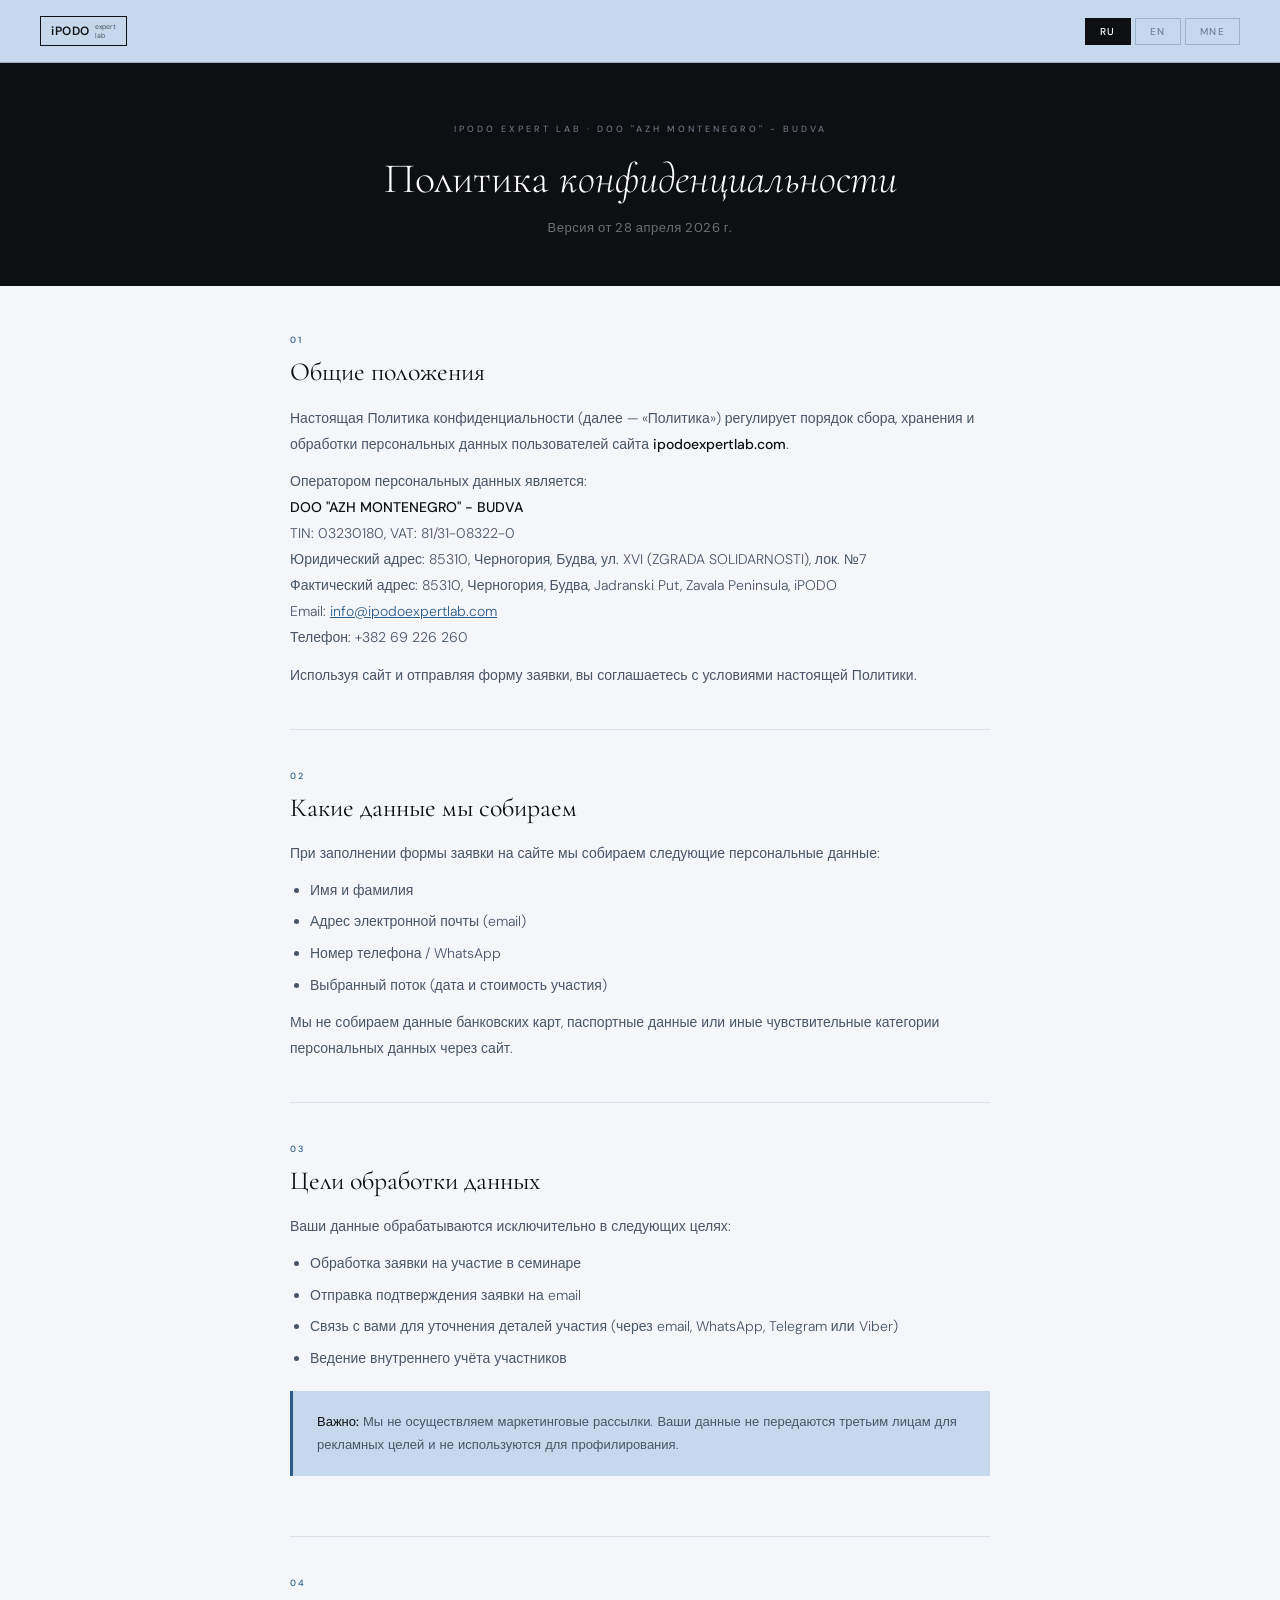
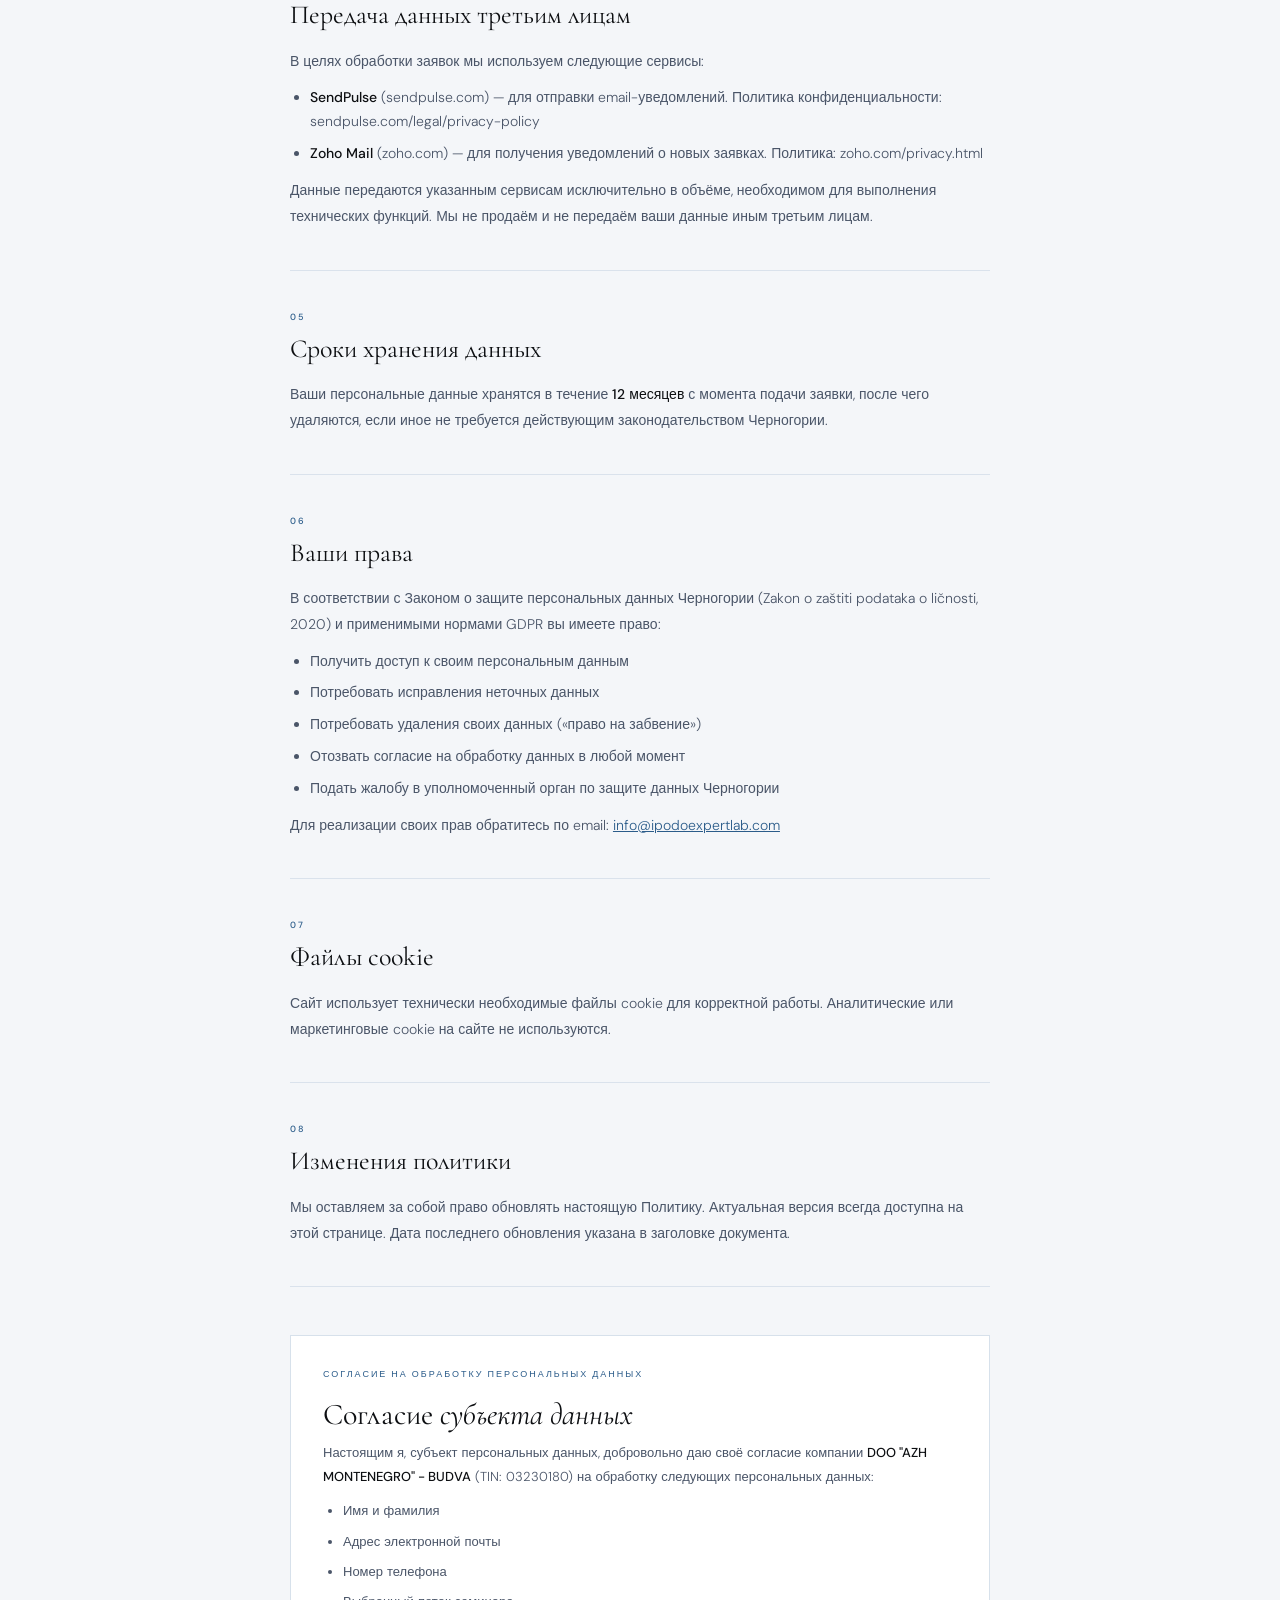
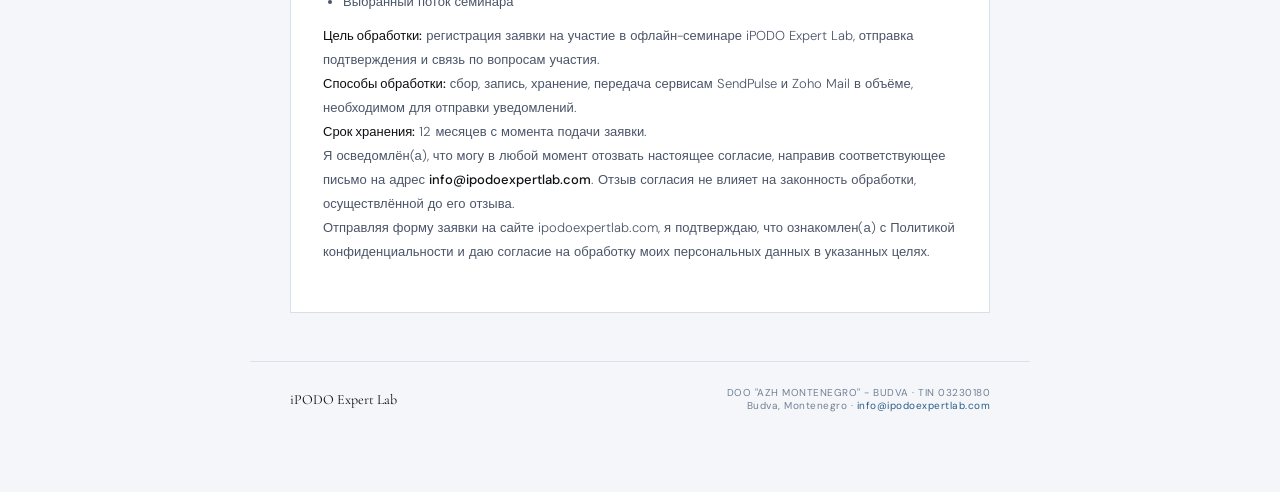
<file: privacy-policy.html>
<!DOCTYPE html>
<html lang="ru">
<head>
<meta charset="UTF-8">
<meta name="viewport" content="width=device-width, initial-scale=1.0">
<title>Политика конфиденциальности · iPODO Expert Lab</title>
<link href="https://fonts.googleapis.com/css2?family=Cormorant+Garamond:ital,wght@0,300;0,400;0,600;1,300;1,400&family=DM+Sans:opsz,wght@9..40,300;9..40,400;9..40,500;9..40,600&display=swap" rel="stylesheet">
<style>
:root {
  --bg: #f4f6f9;
  --white: #ffffff;
  --dark: #0D0F12;
  --mid: #4A5568;
  --light: #718096;
  --line: #9BB4CC;
  --accent: #2B5C8A;
  --blue-bg: #C8D8EC;
}
* { margin: 0; padding: 0; box-sizing: border-box; }
body {
  font-family: 'DM Sans', sans-serif;
  background: var(--bg);
  color: var(--dark);
  padding: 0 0 80px;
}

/* HEADER */
.header {
  background: var(--blue-bg);
  border-bottom: 1px solid var(--line);
  padding: 16px 40px;
  display: flex;
  align-items: center;
  justify-content: space-between;
  position: sticky;
  top: 0;
  z-index: 100;
}
.logo-box {
  border: 1.5px solid var(--dark);
  display: inline-flex;
  align-items: center;
  gap: 5px;
  padding: 5px 10px;
  text-decoration: none;
}
.l-ipodo { font-size: 12px; font-weight: 600; color: var(--dark); letter-spacing: .5px; }
.l-sub { font-size: 7px; color: var(--mid); line-height: 1.3; }

/* LANGUAGE SWITCHER */
.lang-switch {
  display: flex;
  gap: 4px;
}
.lang-btn {
  padding: 6px 14px;
  font-family: 'DM Sans', sans-serif;
  font-size: 10px;
  font-weight: 500;
  letter-spacing: 1.5px;
  text-transform: uppercase;
  border: 1px solid var(--line);
  background: transparent;
  color: var(--light);
  cursor: pointer;
  transition: all .2s;
}
.lang-btn.active {
  background: var(--dark);
  color: #fff;
  border-color: var(--dark);
}
.lang-btn:hover:not(.active) {
  border-color: var(--dark);
  color: var(--dark);
}

/* HERO */
.hero {
  background: var(--dark);
  padding: 60px 40px 50px;
  text-align: center;
}
.hero-label {
  font-size: 9px;
  font-weight: 500;
  letter-spacing: 3px;
  text-transform: uppercase;
  color: rgba(200,216,236,0.5);
  margin-bottom: 20px;
}
.hero-title {
  font-family: 'Cormorant Garamond', serif;
  font-size: 42px;
  font-weight: 300;
  color: #fff;
  line-height: 1.15;
  margin-bottom: 16px;
}
.hero-title em { font-style: italic; }
.hero-sub {
  font-size: 13px;
  color: rgba(255,255,255,0.4);
  letter-spacing: .5px;
}

/* CONTENT */
.content {
  max-width: 780px;
  margin: 0 auto;
  padding: 48px 40px;
}

.doc-section {
  margin-bottom: 40px;
  padding-bottom: 40px;
  border-bottom: 1px solid rgba(155,180,204,0.3);
}
.doc-section:last-child {
  border-bottom: none;
  margin-bottom: 0;
}

.section-num {
  font-size: 9px;
  font-weight: 500;
  letter-spacing: 2px;
  text-transform: uppercase;
  color: var(--accent);
  margin-bottom: 10px;
}
.section-title {
  font-family: 'Cormorant Garamond', serif;
  font-size: 26px;
  font-weight: 400;
  color: var(--dark);
  margin-bottom: 18px;
  line-height: 1.2;
}
.section-body {
  font-size: 14px;
  font-weight: 300;
  color: var(--mid);
  line-height: 1.85;
}
.section-body p { margin-bottom: 12px; }
.section-body p:last-child { margin-bottom: 0; }
.section-body strong { color: var(--dark); font-weight: 500; }
.section-body ul {
  margin: 12px 0 12px 20px;
  display: flex;
  flex-direction: column;
  gap: 8px;
}
.section-body ul li { line-height: 1.7; }

/* INFO BOX */
.info-box {
  background: var(--blue-bg);
  border-left: 3px solid var(--accent);
  padding: 20px 24px;
  margin: 20px 0;
  font-size: 13px;
  color: var(--mid);
  line-height: 1.75;
}
.info-box strong { color: var(--dark); font-weight: 500; }

/* CONSENT SECTION */
.consent-block {
  background: var(--white);
  border: 1px solid rgba(155,180,204,0.4);
  padding: 32px;
  margin-top: 48px;
}
.consent-title {
  font-family: 'Cormorant Garamond', serif;
  font-size: 30px;
  font-weight: 400;
  color: var(--dark);
  margin-bottom: 8px;
}
.consent-title em { font-style: italic; }
.consent-label {
  font-size: 9px;
  font-weight: 500;
  letter-spacing: 2px;
  text-transform: uppercase;
  color: var(--accent);
  margin-bottom: 16px;
}
.consent-body {
  font-size: 13px;
  font-weight: 300;
  color: var(--mid);
  line-height: 1.85;
  margin-bottom: 16px;
}
.consent-body strong { color: var(--dark); font-weight: 500; }
.consent-body ul {
  margin: 10px 0 10px 20px;
  display: flex;
  flex-direction: column;
  gap: 6px;
}

/* FOOTER */
.doc-footer {
  max-width: 780px;
  margin: 0 auto;
  padding: 0 40px;
  display: flex;
  align-items: center;
  justify-content: space-between;
  border-top: 1px solid rgba(155,180,204,0.3);
  padding-top: 24px;
  margin-top: 0;
}
.df-brand {
  font-family: 'Cormorant Garamond', serif;
  font-size: 14px;
  color: var(--dark);
}
.df-meta {
  font-size: 10px;
  color: var(--light);
  letter-spacing: .5px;
  text-align: right;
}

/* LANG CONTENT */
.lang-content { display: none; }
.lang-content.active { display: block; }

@media (max-width: 600px) {
  .header { padding: 14px 20px; }
  .hero { padding: 40px 20px 36px; }
  .hero-title { font-size: 30px; }
  .content { padding: 32px 20px; }
  .doc-footer { padding: 20px 20px 0; flex-direction: column; gap: 12px; text-align: center; }
  .df-meta { text-align: center; }
}
</style>
</head>
<body>

<!-- HEADER -->
<div class="header">
  <a href="https://ipodoexpertlab.com" class="logo-box" style="text-decoration:none;">
    <span class="l-ipodo">iPODO</span>
    <span class="l-sub">expert<br>lab</span>
  </a>
  <div class="lang-switch">
    <button class="lang-btn active" onclick="setLang('ru')">RU</button>
    <button class="lang-btn" onclick="setLang('en')">EN</button>
    <button class="lang-btn" onclick="setLang('me')">MNE</button>
  </div>
</div>

<!-- HERO -->
<div class="hero">
  <div class="hero-label">iPODO Expert Lab · DOO "AZH MONTENEGRO" - BUDVA</div>
  <div class="hero-title" id="hero-title">Политика <em>конфиденциальности</em></div>
  <div class="hero-sub" id="hero-sub">Версия от 28 апреля 2026 г.</div>
</div>

<!-- ═══════════════════════════════ RUSSIAN ═══════════════════════════════ -->
<div class="lang-content active" id="lang-ru">
<div class="content">

  <div class="doc-section">
    <div class="section-num">01</div>
    <div class="section-title">Общие положения</div>
    <div class="section-body">
      <p>Настоящая Политика конфиденциальности (далее — «Политика») регулирует порядок сбора, хранения и обработки персональных данных пользователей сайта <strong>ipodoexpertlab.com</strong>.</p>
      <p>Оператором персональных данных является:<br>
        <strong>DOO "AZH MONTENEGRO" - BUDVA</strong><br>
        TIN: 03230180, VAT: 81/31-08322-0<br>
        Юридический адрес: 85310, Черногория, Будва, ул. XVI (ZGRADA SOLIDARNOSTI), лок. №7<br>
        Фактический адрес: 85310, Черногория, Будва, Jadranski Put, Zavala Peninsula, iPODO<br>
        Email: <a href="mailto:info@ipodoexpertlab.com" style="color:var(--accent);">info@ipodoexpertlab.com</a><br>
        Телефон: +382 69 226 260
      </p>
      <p>Используя сайт и отправляя форму заявки, вы соглашаетесь с условиями настоящей Политики.</p>
    </div>
  </div>

  <div class="doc-section">
    <div class="section-num">02</div>
    <div class="section-title">Какие данные мы собираем</div>
    <div class="section-body">
      <p>При заполнении формы заявки на сайте мы собираем следующие персональные данные:</p>
      <ul>
        <li>Имя и фамилия</li>
        <li>Адрес электронной почты (email)</li>
        <li>Номер телефона / WhatsApp</li>
        <li>Выбранный поток (дата и стоимость участия)</li>
      </ul>
      <p>Мы не собираем данные банковских карт, паспортные данные или иные чувствительные категории персональных данных через сайт.</p>
    </div>
  </div>

  <div class="doc-section">
    <div class="section-num">03</div>
    <div class="section-title">Цели обработки данных</div>
    <div class="section-body">
      <p>Ваши данные обрабатываются исключительно в следующих целях:</p>
      <ul>
        <li>Обработка заявки на участие в семинаре</li>
        <li>Отправка подтверждения заявки на email</li>
        <li>Связь с вами для уточнения деталей участия (через email, WhatsApp, Telegram или Viber)</li>
        <li>Ведение внутреннего учёта участников</li>
      </ul>
      <div class="info-box">
        <strong>Важно:</strong> Мы не осуществляем маркетинговые рассылки. Ваши данные не передаются третьим лицам для рекламных целей и не используются для профилирования.
      </div>
    </div>
  </div>

  <div class="doc-section">
    <div class="section-num">04</div>
    <div class="section-title">Передача данных третьим лицам</div>
    <div class="section-body">
      <p>В целях обработки заявок мы используем следующие сервисы:</p>
      <ul>
        <li><strong>SendPulse</strong> (sendpulse.com) — для отправки email-уведомлений. Политика конфиденциальности: sendpulse.com/legal/privacy-policy</li>
        <li><strong>Zoho Mail</strong> (zoho.com) — для получения уведомлений о новых заявках. Политика: zoho.com/privacy.html</li>
      </ul>
      <p>Данные передаются указанным сервисам исключительно в объёме, необходимом для выполнения технических функций. Мы не продаём и не передаём ваши данные иным третьим лицам.</p>
    </div>
  </div>

  <div class="doc-section">
    <div class="section-num">05</div>
    <div class="section-title">Сроки хранения данных</div>
    <div class="section-body">
      <p>Ваши персональные данные хранятся в течение <strong>12 месяцев</strong> с момента подачи заявки, после чего удаляются, если иное не требуется действующим законодательством Черногории.</p>
    </div>
  </div>

  <div class="doc-section">
    <div class="section-num">06</div>
    <div class="section-title">Ваши права</div>
    <div class="section-body">
      <p>В соответствии с Законом о защите персональных данных Черногории (Zakon o zaštiti podataka o ličnosti, 2020) и применимыми нормами GDPR вы имеете право:</p>
      <ul>
        <li>Получить доступ к своим персональным данным</li>
        <li>Потребовать исправления неточных данных</li>
        <li>Потребовать удаления своих данных («право на забвение»)</li>
        <li>Отозвать согласие на обработку данных в любой момент</li>
        <li>Подать жалобу в уполномоченный орган по защите данных Черногории</li>
      </ul>
      <p>Для реализации своих прав обратитесь по email: <a href="mailto:info@ipodoexpertlab.com" style="color:var(--accent);">info@ipodoexpertlab.com</a></p>
    </div>
  </div>

  <div class="doc-section">
    <div class="section-num">07</div>
    <div class="section-title">Файлы cookie</div>
    <div class="section-body">
      <p>Сайт использует технически необходимые файлы cookie для корректной работы. Аналитические или маркетинговые cookie на сайте не используются.</p>
    </div>
  </div>

  <div class="doc-section">
    <div class="section-num">08</div>
    <div class="section-title">Изменения политики</div>
    <div class="section-body">
      <p>Мы оставляем за собой право обновлять настоящую Политику. Актуальная версия всегда доступна на этой странице. Дата последнего обновления указана в заголовке документа.</p>
    </div>
  </div>

  <!-- CONSENT BLOCK -->
  <div class="consent-block">
    <div class="consent-label">Согласие на обработку персональных данных</div>
    <div class="consent-title">Согласие <em>субъекта данных</em></div>
    <div class="consent-body">
      <p>Настоящим я, субъект персональных данных, добровольно даю своё согласие компании <strong>DOO "AZH MONTENEGRO" - BUDVA</strong> (TIN: 03230180) на обработку следующих персональных данных:</p>
      <ul>
        <li>Имя и фамилия</li>
        <li>Адрес электронной почты</li>
        <li>Номер телефона</li>
        <li>Выбранный поток семинара</li>
      </ul>
      <p><strong>Цель обработки:</strong> регистрация заявки на участие в офлайн-семинаре iPODO Expert Lab, отправка подтверждения и связь по вопросам участия.</p>
      <p><strong>Способы обработки:</strong> сбор, запись, хранение, передача сервисам SendPulse и Zoho Mail в объёме, необходимом для отправки уведомлений.</p>
      <p><strong>Срок хранения:</strong> 12 месяцев с момента подачи заявки.</p>
      <p>Я осведомлён(а), что могу в любой момент отозвать настоящее согласие, направив соответствующее письмо на адрес <strong>info@ipodoexpertlab.com</strong>. Отзыв согласия не влияет на законность обработки, осуществлённой до его отзыва.</p>
      <p>Отправляя форму заявки на сайте ipodoexpertlab.com, я подтверждаю, что ознакомлен(а) с Политикой конфиденциальности и даю согласие на обработку моих персональных данных в указанных целях.</p>
    </div>
  </div>

</div>
</div>

<!-- ═══════════════════════════════ ENGLISH ═══════════════════════════════ -->
<div class="lang-content" id="lang-en">
<div class="content">

  <div class="doc-section">
    <div class="section-num">01</div>
    <div class="section-title">General Provisions</div>
    <div class="section-body">
      <p>This Privacy Policy (hereinafter — "Policy") governs the collection, storage and processing of personal data of users of the website <strong>ipodoexpertlab.com</strong>.</p>
      <p>The data controller is:<br>
        <strong>DOO "AZH MONTENEGRO" - BUDVA</strong><br>
        TIN: 03230180, VAT: 81/31-08322-0<br>
        Legal address: 85310, Montenegro, Budva, st. XVI (ZGRADA SOLIDARNOSTI), local №7<br>
        Actual address: 85310, Montenegro, Budva, Jadranski Put, Zavala Peninsula, iPODO<br>
        Email: <a href="mailto:info@ipodoexpertlab.com" style="color:var(--accent);">info@ipodoexpertlab.com</a><br>
        Phone: +382 69 226 260
      </p>
      <p>By using the website and submitting the application form, you agree to the terms of this Policy.</p>
    </div>
  </div>

  <div class="doc-section">
    <div class="section-num">02</div>
    <div class="section-title">What Data We Collect</div>
    <div class="section-body">
      <p>When filling out the application form on the website, we collect the following personal data:</p>
      <ul>
        <li>First and last name</li>
        <li>Email address</li>
        <li>Phone number / WhatsApp</li>
        <li>Selected seminar stream (date and participation fee)</li>
      </ul>
      <p>We do not collect bank card details, passport data or other sensitive categories of personal data through the website.</p>
    </div>
  </div>

  <div class="doc-section">
    <div class="section-num">03</div>
    <div class="section-title">Purposes of Data Processing</div>
    <div class="section-body">
      <p>Your data is processed exclusively for the following purposes:</p>
      <ul>
        <li>Processing your seminar registration request</li>
        <li>Sending a registration confirmation to your email</li>
        <li>Contacting you to confirm participation details (via email, WhatsApp, Telegram or Viber)</li>
        <li>Internal record-keeping of participants</li>
      </ul>
      <div class="info-box">
        <strong>Important:</strong> We do not conduct marketing campaigns. Your data is not shared with third parties for advertising purposes and is not used for profiling.
      </div>
    </div>
  </div>

  <div class="doc-section">
    <div class="section-num">04</div>
    <div class="section-title">Transfer of Data to Third Parties</div>
    <div class="section-body">
      <p>To process applications, we use the following services:</p>
      <ul>
        <li><strong>SendPulse</strong> (sendpulse.com) — for sending email notifications. Privacy Policy: sendpulse.com/legal/privacy-policy</li>
        <li><strong>Zoho Mail</strong> (zoho.com) — for receiving notifications about new applications. Privacy Policy: zoho.com/privacy.html</li>
      </ul>
      <p>Data is transferred to these services only to the extent necessary to perform their technical functions. We do not sell or transfer your data to any other third parties.</p>
    </div>
  </div>

  <div class="doc-section">
    <div class="section-num">05</div>
    <div class="section-title">Data Retention Period</div>
    <div class="section-body">
      <p>Your personal data is stored for <strong>12 months</strong> from the date of submission, after which it is deleted, unless otherwise required by applicable Montenegrin law.</p>
    </div>
  </div>

  <div class="doc-section">
    <div class="section-num">06</div>
    <div class="section-title">Your Rights</div>
    <div class="section-body">
      <p>In accordance with Montenegro's Law on Personal Data Protection (Zakon o zaštiti podataka o ličnosti, 2020) and applicable GDPR provisions, you have the right to:</p>
      <ul>
        <li>Access your personal data</li>
        <li>Request correction of inaccurate data</li>
        <li>Request deletion of your data ("right to be forgotten")</li>
        <li>Withdraw your consent to data processing at any time</li>
        <li>Lodge a complaint with Montenegro's data protection authority</li>
      </ul>
      <p>To exercise your rights, contact us at: <a href="mailto:info@ipodoexpertlab.com" style="color:var(--accent);">info@ipodoexpertlab.com</a></p>
    </div>
  </div>

  <div class="doc-section">
    <div class="section-num">07</div>
    <div class="section-title">Cookies</div>
    <div class="section-body">
      <p>The website uses technically necessary cookies to ensure proper functionality. No analytical or marketing cookies are used on this website.</p>
    </div>
  </div>

  <div class="doc-section">
    <div class="section-num">08</div>
    <div class="section-title">Policy Updates</div>
    <div class="section-body">
      <p>We reserve the right to update this Policy. The current version is always available on this page. The date of the last update is indicated in the document header.</p>
    </div>
  </div>

  <!-- CONSENT BLOCK EN -->
  <div class="consent-block">
    <div class="consent-label">Consent to Personal Data Processing</div>
    <div class="consent-title">Data Subject <em>Consent</em></div>
    <div class="consent-body">
      <p>I, the data subject, hereby voluntarily give my consent to <strong>DOO "AZH MONTENEGRO" - BUDVA</strong> (TIN: 03230180) to process the following personal data:</p>
      <ul>
        <li>First and last name</li>
        <li>Email address</li>
        <li>Phone number</li>
        <li>Selected seminar stream</li>
      </ul>
      <p><strong>Purpose of processing:</strong> registration of an application to participate in the iPODO Expert Lab offline seminar, sending a confirmation and communicating on participation matters.</p>
      <p><strong>Processing methods:</strong> collection, recording, storage, transfer to SendPulse and Zoho Mail services to the extent necessary for sending notifications.</p>
      <p><strong>Retention period:</strong> 12 months from the date of application submission.</p>
      <p>I acknowledge that I may withdraw this consent at any time by sending a request to <strong>info@ipodoexpertlab.com</strong>. Withdrawal of consent does not affect the lawfulness of processing carried out prior to its withdrawal.</p>
      <p>By submitting the application form on ipodoexpertlab.com, I confirm that I have read the Privacy Policy and consent to the processing of my personal data for the stated purposes.</p>
    </div>
  </div>

</div>
</div>

<!-- ═══════════════════════════════ MONTENEGRIN ═══════════════════════════════ -->
<div class="lang-content" id="lang-me">
<div class="content">

  <div class="doc-section">
    <div class="section-num">01</div>
    <div class="section-title">Opšte odredbe</div>
    <div class="section-body">
      <p>Ova Politika privatnosti (u daljem tekstu — „Politika") uređuje način prikupljanja, čuvanja i obrade podataka o ličnosti korisnika sajta <strong>ipodoexpertlab.com</strong>.</p>
      <p>Rukovalac podacima o ličnosti je:<br>
        <strong>DOO "AZH MONTENEGRO" - BUDVA</strong><br>
        PIB: 03230180, PDV: 81/31-08322-0<br>
        Sjedište: 85310, Crna Gora, Budva, ul. XVI (ZGRADA SOLIDARNOSTI), lok. br. 7<br>
        Adresa poslovanja: 85310, Crna Gora, Budva, Jadranski Put, Poluostrvo Zavala, iPODO<br>
        E-mail: <a href="mailto:info@ipodoexpertlab.com" style="color:var(--accent);">info@ipodoexpertlab.com</a><br>
        Telefon: +382 69 226 260
      </p>
      <p>Korišćenjem sajta i slanjem obrasca za prijavu, pristajete na uslove ove Politike.</p>
    </div>
  </div>

  <div class="doc-section">
    <div class="section-num">02</div>
    <div class="section-title">Koje podatke prikupljamo</div>
    <div class="section-body">
      <p>Prilikom popunjavanja obrasca za prijavu na sajtu, prikupljamo sljedeće podatke o ličnosti:</p>
      <ul>
        <li>Ime i prezime</li>
        <li>Adresa elektronske pošte (e-mail)</li>
        <li>Broj telefona / WhatsApp</li>
        <li>Odabrani tok seminara (datum i iznos kotizacije)</li>
      </ul>
      <p>Ne prikupljamo podatke o bankovnim karticama, pasošu niti druge osjetljive kategorije podataka o ličnosti putem sajta.</p>
    </div>
  </div>

  <div class="doc-section">
    <div class="section-num">03</div>
    <div class="section-title">Svrhe obrade podataka</div>
    <div class="section-body">
      <p>Vaši podaci se obrađuju isključivo u sljedeće svrhe:</p>
      <ul>
        <li>Obrada prijave za učešće na seminaru</li>
        <li>Slanje potvrde prijave na e-mail adresu</li>
        <li>Kontaktiranje radi potvrde detalja učešća (putem e-maila, WhatsApp-a, Telegrama ili Vibera)</li>
        <li>Vođenje internih evidencija učesnika</li>
      </ul>
      <div class="info-box">
        <strong>Važno:</strong> Ne vršimo marketinške kampanje. Vaši podaci se ne dijele sa trećim licima u reklamne svrhe i ne koriste se za profilisanje.
      </div>
    </div>
  </div>

  <div class="doc-section">
    <div class="section-num">04</div>
    <div class="section-title">Prenos podataka trećim licima</div>
    <div class="section-body">
      <p>U svrhu obrade prijava koristimo sljedeće servise:</p>
      <ul>
        <li><strong>SendPulse</strong> (sendpulse.com) — za slanje e-mail obavještenja. Politika privatnosti: sendpulse.com/legal/privacy-policy</li>
        <li><strong>Zoho Mail</strong> (zoho.com) — za primanje obavještenja o novim prijavama. Politika: zoho.com/privacy.html</li>
      </ul>
      <p>Podaci se prenose navedenim servisima isključivo u obimu neophodnom za obavljanje tehničkih funkcija. Ne prodajemo niti prenosimo Vaše podatke drugim trećim licima.</p>
    </div>
  </div>

  <div class="doc-section">
    <div class="section-num">05</div>
    <div class="section-title">Rok čuvanja podataka</div>
    <div class="section-body">
      <p>Vaši podaci o ličnosti čuvaju se <strong>12 mjeseci</strong> od dana podnošenja prijave, nakon čega se brišu, ukoliko važeći propisi Crne Gore ne nalažu drugačije.</p>
    </div>
  </div>

  <div class="doc-section">
    <div class="section-num">06</div>
    <div class="section-title">Vaša prava</div>
    <div class="section-body">
      <p>U skladu sa Zakonom o zaštiti podataka o ličnosti Crne Gore (2020) i primjenjivim odredbama GDPR-a, imate pravo da:</p>
      <ul>
        <li>Pristupite svojim podacima o ličnosti</li>
        <li>Zahtijevate ispravku netačnih podataka</li>
        <li>Zahtijevate brisanje svojih podataka („pravo na zaborav")</li>
        <li>Opozovete saglasnost za obradu podataka u bilo kom trenutku</li>
        <li>Podnesete pritužbu nadležnom organu za zaštitu podataka Crne Gore</li>
      </ul>
      <p>Radi ostvarivanja svojih prava, obratite nam se na: <a href="mailto:info@ipodoexpertlab.com" style="color:var(--accent);">info@ipodoexpertlab.com</a></p>
    </div>
  </div>

  <div class="doc-section">
    <div class="section-num">07</div>
    <div class="section-title">Kolačići (cookies)</div>
    <div class="section-body">
      <p>Sajt koristi tehnički neophodne kolačiće za ispravno funkcionisanje. Na sajtu se ne koriste analitički niti marketinški kolačići.</p>
    </div>
  </div>

  <div class="doc-section">
    <div class="section-num">08</div>
    <div class="section-title">Izmjene politike</div>
    <div class="section-body">
      <p>Zadržavamo pravo da ažuriramo ovu Politiku. Aktuelna verzija je uvijek dostupna na ovoj stranici. Datum posljednjeg ažuriranja naveden je u zaglavlju dokumenta.</p>
    </div>
  </div>

  <!-- CONSENT BLOCK ME -->
  <div class="consent-block">
    <div class="consent-label">Saglasnost za obradu podataka o ličnosti</div>
    <div class="consent-title">Saglasnost <em>lica čiji se podaci obrađuju</em></div>
    <div class="consent-body">
      <p>Ovim putem, kao lice čiji se podaci obrađuju, dobrovoljno dajem saglasnost kompaniji <strong>DOO "AZH MONTENEGRO" - BUDVA</strong> (PIB: 03230180) za obradu sljedećih podataka o ličnosti:</p>
      <ul>
        <li>Ime i prezime</li>
        <li>Adresa elektronske pošte</li>
        <li>Broj telefona</li>
        <li>Odabrani tok seminara</li>
      </ul>
      <p><strong>Svrha obrade:</strong> registracija prijave za učešće na offline seminaru iPODO Expert Lab, slanje potvrde i komunikacija u vezi sa učešćem.</p>
      <p><strong>Načini obrade:</strong> prikupljanje, evidentiranje, čuvanje, prenos servisima SendPulse i Zoho Mail u obimu neophodnom za slanje obavještenja.</p>
      <p><strong>Rok čuvanja:</strong> 12 mjeseci od dana podnošenja prijave.</p>
      <p>Svjestan/svjesna sam da mogu opozvati ovu saglasnost u bilo kom trenutku slanjem zahtjeva na adresu <strong>info@ipodoexpertlab.com</strong>. Opoziv saglasnosti ne utiče na zakonitost obrade izvršene prije opoziva.</p>
      <p>Slanjem obrasca za prijavu na sajtu ipodoexpertlab.com, potvrđujem da sam upoznat/a sa Politikom privatnosti i dajem saglasnost za obradu mojih podataka o ličnosti u navedene svrhe.</p>
    </div>
  </div>

</div>
</div>

<!-- FOOTER -->
<div class="doc-footer">
  <div class="df-brand">iPODO Expert Lab</div>
  <div class="df-meta">
    DOO "AZH MONTENEGRO" - BUDVA · TIN 03230180<br>
    Budva, Montenegro · <a href="mailto:info@ipodoexpertlab.com" style="color:var(--accent);text-decoration:none;">info@ipodoexpertlab.com</a>
  </div>
</div>

<script>
const heroTitles = {
  ru: 'Политика <em>конфиденциальности</em>',
  en: 'Privacy <em>Policy</em>',
  me: 'Politika <em>privatnosti</em>'
};
const heroSubs = {
  ru: 'Версия от 28 апреля 2026 г.',
  en: 'Version of April 28, 2026',
  me: 'Verzija od 28. aprila 2026.'
};

function setLang(lang) {
  document.querySelectorAll('.lang-content').forEach(el => el.classList.remove('active'));
  document.querySelectorAll('.lang-btn').forEach(el => el.classList.remove('active'));
  document.getElementById('lang-' + lang).classList.add('active');
  document.querySelector(`[onclick="setLang('${lang}')"]`).classList.add('active');
  document.getElementById('hero-title').innerHTML = heroTitles[lang];
  document.getElementById('hero-sub').textContent = heroSubs[lang];
  document.documentElement.lang = lang === 'me' ? 'cnr' : lang;
  window.scrollTo({ top: 0, behavior: 'smooth' });
}
</script>
</body>
</html>
</file>
